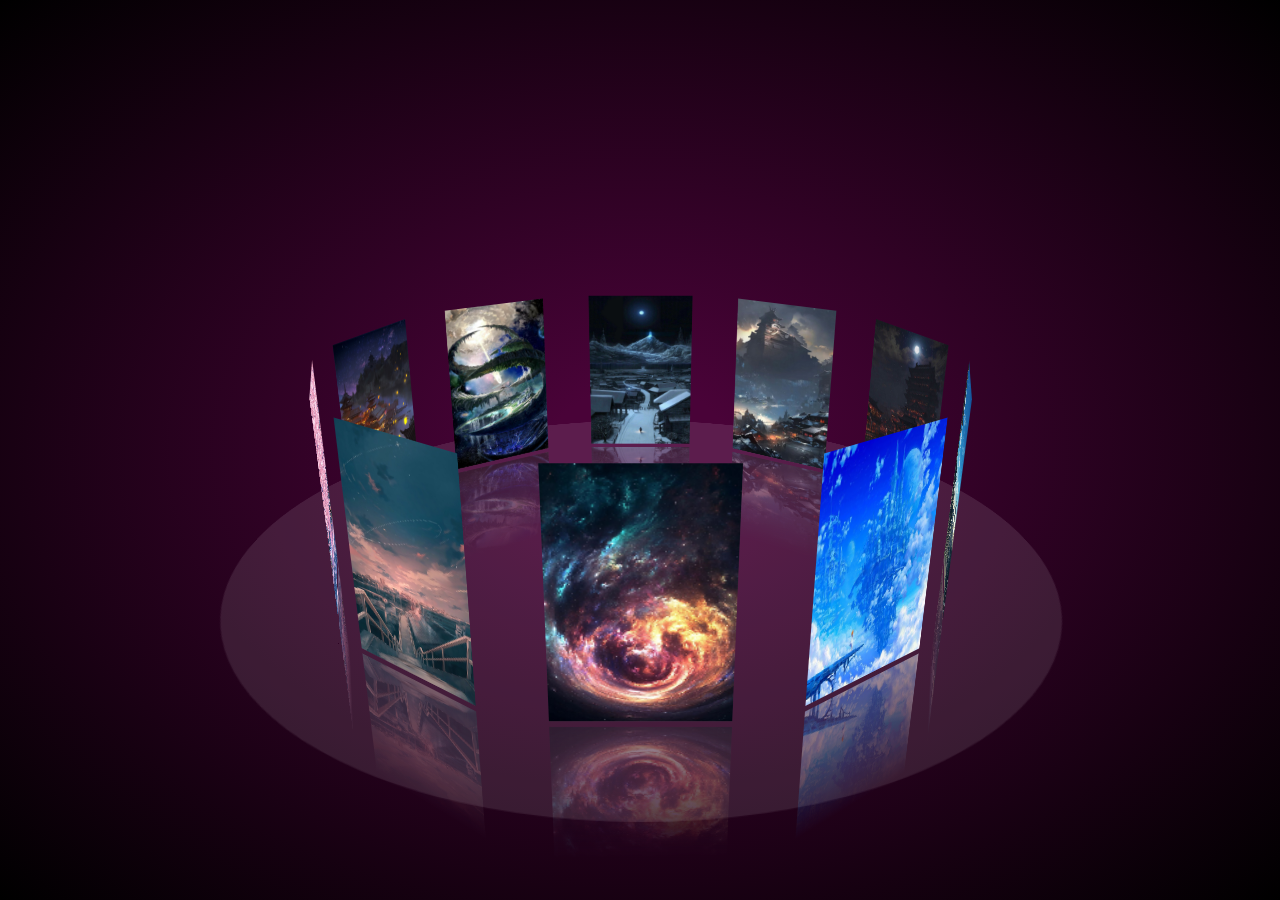
<file: photo004.html>
﻿<!DOCTYPE html>
<html>
  <head>
    <meta charset="utf-8" />
    <title>css3+3D相册-jq22.com</title>
    <script src="./js/photo004.js"></script>
    <style>
      * {
        margin: 0;
        padding: 0;
        font-size: 0;
      }
      html,
      body {
        width: 100%;
        height: 100%;
        display: flex;
        display: -webkit-flex;
        background: -webkit-radial-gradient(#490338 10%, #000);
        perspective: 900px;
        overflow: hidden;
      }
      #album {
        width: 133px;
        height: 200px;
        margin: auto;
        position: relative;
        transform-style: preserve-3d;
        transform: rotateX(-20deg);
      }
      #album img {
        position: absolute;
        top: 0;
        left: 0;
        width: 100%;
        height: 100%;
        /* 反射倒影 距离下面5px  */
        -webkit-box-reflect: below 5px -webkit-linear-gradient(top, rgba(
                0,
                0,
                0,
                0
              )
              40%, rgba(0, 0, 0, 0.5));
      }
      #album p {
        position: absolute;
        left: calc(133px / 2 - 800px / 2);
        top: calc(200px / 2 - 800px / 2);
        width: 800px;
        height: 800px;
        background: rgba(255, 255, 255, 0.1);
        transform: translateY(100px) rotateX(90deg);
        border-radius: 50%;
      }
    </style>
  </head>
  <body>
    <div id="album">
      <img src="./images/环境001.jpeg" alt="" />
      <img src="./images/环境002.jpeg" alt="" />
      <img src="./images/环境003.jpeg" alt="" />
      <img src="./images/环境004.jpeg" alt="" />
      <img src="./images/环境005.jpeg" alt="" />
      <img src="./images/环境006.jpeg" alt="" />
      <img src="./images/环境007.jpeg" alt="" />
      <img src="./images/环境008.jpg" alt="" />
      <img src="./images/环境009.jpeg" alt="" />
      <img src="./images/环境010.jpeg" alt="" />
      <p></p>
    </div>

    <script>
      /*旋转分散*/
      window.onload = function () {
        var album = document.getElementById("album"),
          aImg = document.querySelectorAll("img");
        for (var i = 0; i < aImg.length; i++) {
          // 图片旋转分散 36°
          aImg[i].style.transform =
            "rotateY(" + (i * 360) / aImg.length + "deg) translateZ(300px)";
          aImg[i].style.transition =
            "transform 1s " + (aImg.length - i) * 0.1 + "s";
        }
        var lastX = 0, // 前一次的坐标X
          lastY = 0,
          nowX = 0, // 当前的坐标X
          nowY = 0,
          desX = 0,
          desY = 0,
          rotX = -30,
          rotY = 0,
          timer; // 时间间隔
        document.onmousedown = function (e) {
          var e = e || event;
          lastX = e.clientX;
          lastY = e.clientY;
          this.onmousemove = function (e) {
            var e = e || event;
            nowX = e.clientX;
            nowY = e.clientY;
            desX = nowX - lastX;
            desY = nowY - lastY;
            // 更新album的旋转角度，拖拽越快-> des变化大 -> roY变化大 -> 旋转快
            rotX -= desY * 0.1;
            rotY += desX * 0.2;
            album.style.transform =
              "rotateX(" + rotX + "deg) rotateY(" + rotY + "deg)";
            lastX = nowX;
            lastY = nowY;
          };
          document.onmouseup = function () {
            this.onmousemove = this.onmouseup = null;
            timer = setInterval(function () {
              desX *= 0.95;
              desY *= 0.95;
              rotX -= desY * 0.1;
              rotY += desX * 0.2;
              album.style.transform =
                "rotateX(" + rotX + "deg) rotateY(" + rotY + "deg)";

              if (Math.abs(desX) < 0.5 && Math.abs(desY) < 0.5) {
                clearInterval(timer);
              }
            }, 13);
          };
          // 阻止默认行为
          return false;
        };
      };
    </script>
  </body>
</html>
</file>
